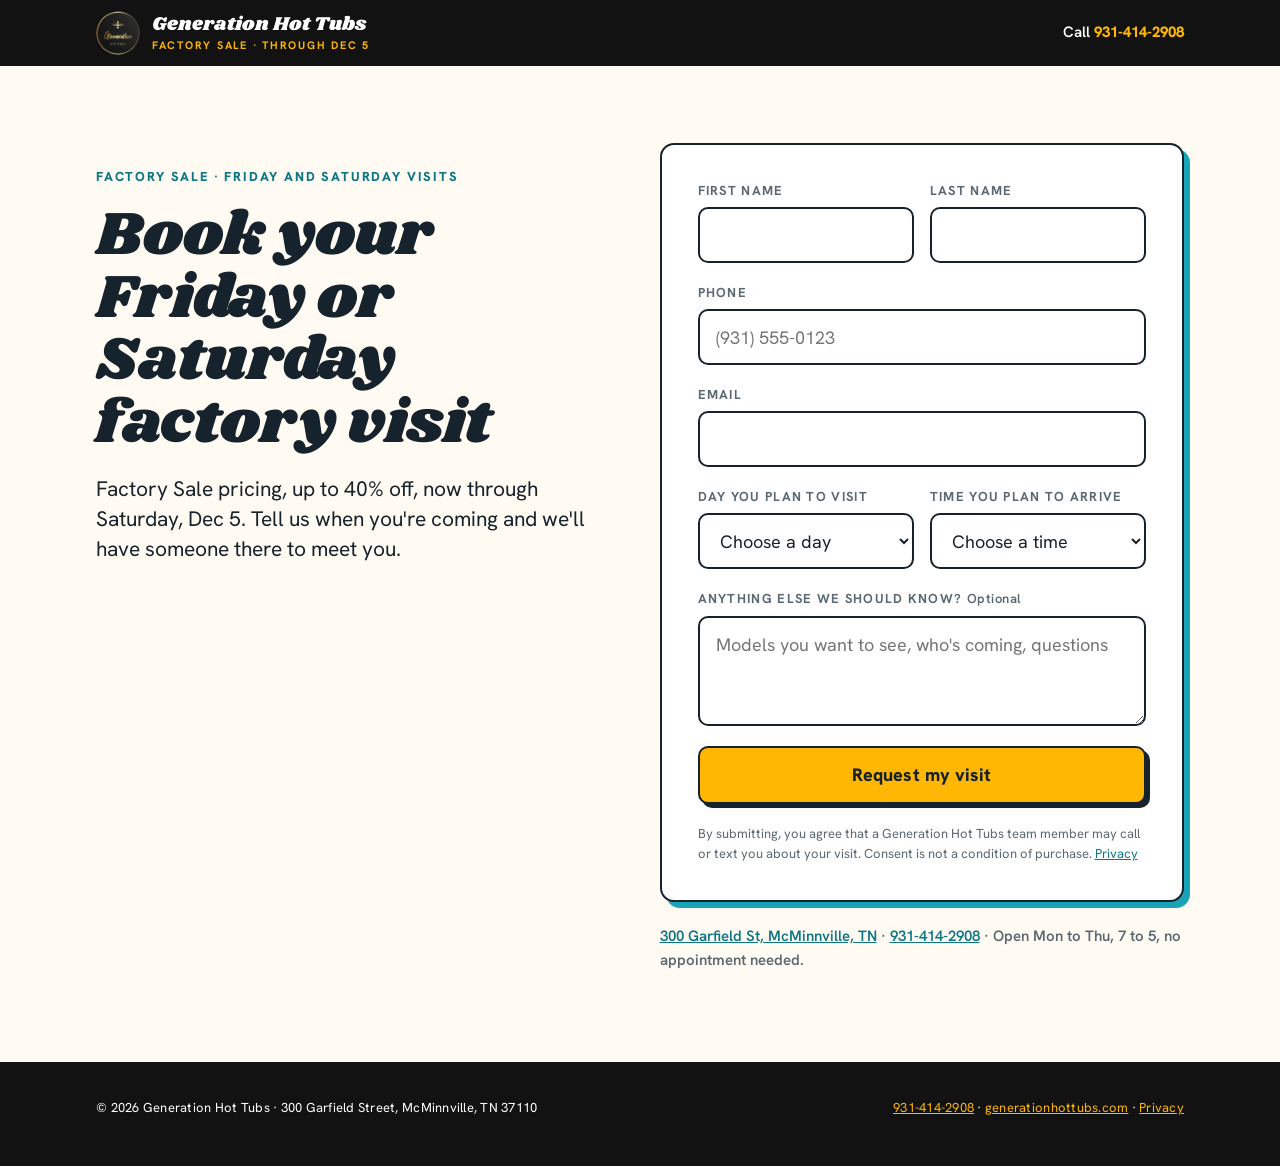
<file: appointment.html>
<!doctype html>
<html lang="en">
<head>
<meta charset="utf-8">
<meta name="viewport" content="width=device-width, initial-scale=1, viewport-fit=cover">
<title>Book a Friday or Saturday Factory Visit | Generation Hot Tubs</title>
<meta name="description" content="Book a Friday or Saturday visit to the Generation Hot Tubs factory in McMinnville, TN. Factory Sale pricing, up to 40% off, now through Saturday, December 5.">
<meta name="robots" content="noindex">
<link rel="icon" href="img/Generation-Hot-Tub-Logo-Circle.png">
<link rel="preconnect" href="https://fonts.googleapis.com">
<link rel="preconnect" href="https://fonts.gstatic.com" crossorigin>
<link rel="stylesheet" href="https://fonts.googleapis.com/css2?family=Shrikhand&family=Hanken+Grotesk:wght@400;500;600;700;800&display=swap">
<link rel="stylesheet" href="styles.css">
</head>
<body>

<header class="topbar">
  <div class="wrap">
    <a class="brand" href="index.html" aria-label="Back to the Factory Sale page">
      <img src="img/Generation-Hot-Tub-Logo-Circle.png" alt="">
      <span class="name">Generation Hot Tubs <small>Factory Sale &middot; Through Dec 5</small></span>
    </a>
    <div class="actions">
      <a class="phone" data-ght-href="phoneHref" href="tel:+19314142908">Call <b data-ght="phone">931-414-2908</b></a>
    </div>
  </div>
</header>

<main>
  <section class="appt-hero">
    <div class="wrap appt-grid">

      <div class="appt-copy">
        <p class="eyebrow">Factory Sale &middot; Friday and Saturday visits</p>
        <h1 class="h-display">Book your Friday or Saturday factory visit</h1>
        <p class="lede">Factory Sale pricing, up to 40% off, now through Saturday, Dec 5. Tell us when you're coming and we'll have someone there to meet you.</p>
      </div>

      <div class="appt-form">
        <form class="quick form" id="appt-form" data-next="appointment-thank-you.html" novalidate>
          <div class="grid-2">
            <div class="field" data-req>
              <label for="a-first">First name</label>
              <input id="a-first" name="first_name" type="text" autocomplete="given-name" required>
              <span class="err">Please add your first name.</span>
            </div>
            <div class="field" data-req>
              <label for="a-last">Last name</label>
              <input id="a-last" name="last_name" type="text" autocomplete="family-name" required>
              <span class="err">Please add your last name.</span>
            </div>
          </div>
          <div class="field" data-req>
            <label for="a-phone">Phone</label>
            <input id="a-phone" name="phone" type="tel" inputmode="tel" autocomplete="tel" placeholder="(931) 555-0123" required>
            <span class="err">Please enter a 10-digit phone number.</span>
          </div>
          <div class="field" data-req>
            <label for="a-email">Email</label>
            <input id="a-email" name="email" type="email" inputmode="email" autocomplete="email" required>
            <span class="err">Please enter a valid email.</span>
          </div>
          <div class="grid-2">
            <div class="field" data-req>
              <label for="a-date">Day you plan to visit</label>
              <select id="a-date" name="visit_date" required>
                <option value="">Choose a day</option>
                <option data-date="2026-11-20">Friday, Nov 20</option>
                <option data-date="2026-11-21">Saturday, Nov 21</option>
                <option data-date="2026-11-27">Friday, Nov 27</option>
                <option data-date="2026-11-28">Saturday, Nov 28</option>
                <option data-date="2026-12-04">Friday, Dec 4</option>
                <option data-date="2026-12-05">Saturday, Dec 5</option>
              </select>
              <span class="err">Please choose a day.</span>
            </div>
            <div class="field" data-req>
              <label for="a-time">Time you plan to arrive</label>
              <select id="a-time" name="visit_time" required>
                <option value="">Choose a time</option>
                <option data-hour="9">9:00 am</option>
                <option data-hour="10">10:00 am</option>
                <option data-hour="11">11:00 am</option>
                <option data-hour="12">12:00 pm</option>
                <option data-hour="13">1:00 pm</option>
                <option data-hour="14">2:00 pm</option>
                <option data-hour="15">3:00 pm</option>
                <option data-hour="16">4:00 pm</option>
              </select>
              <span class="err">Please choose a time.</span>
            </div>
          </div>
          <div class="field">
            <label for="a-notes">Anything else we should know? <span class="opt-tag">Optional</span></label>
            <textarea id="a-notes" name="notes" rows="3" placeholder="Models you want to see, who's coming, questions"></textarea>
          </div>
          <input class="hp" type="text" name="company_website" tabindex="-1" autocomplete="off" aria-hidden="true">
          <button class="btn btn-gold btn-block" type="submit">Request my visit</button>
          <p class="appt-error" id="appt-error" role="alert" hidden>Something went wrong and your request did not go through. Please call <a data-ght-href="phoneHref" href="tel:+19314142908" data-ght="phone">931-414-2908</a>.</p>
          <p class="form-note">By submitting, you agree that a Generation Hot Tubs team member may call or text you about your visit. Consent is not a condition of purchase. <a data-ght-href="privacyUrl" href="https://generationhottubs.com/privacy-notice/" target="_blank" rel="noopener">Privacy</a></p>
        </form>
        <p class="appt-under"><a data-ght-href="mapsUrl" href="https://www.google.com/maps/search/?api=1&query=300+Garfield+Street+McMinnville+TN+37110" target="_blank" rel="noopener">300 Garfield St, McMinnville, TN</a> &middot; <a data-ght-href="phoneHref" href="tel:+19314142908" data-ght="phone">931-414-2908</a> &middot; Open Mon to Thu, 7 to 5, no appointment needed.</p>
      </div>

    </div>
  </section>
</main>

<footer class="foot" style="padding-bottom:48px">
  <div class="wrap">
    <span>&copy; 2026 Generation Hot Tubs &middot; 300 Garfield Street, McMinnville, TN 37110</span>
    <span><a data-ght-href="phoneHref" href="tel:+19314142908" data-ght="phone">931-414-2908</a> &middot; <a data-ght-href="siteUrl" href="https://generationhottubs.com/" target="_blank" rel="noopener">generationhottubs.com</a> &middot; <a data-ght-href="privacyUrl" href="https://generationhottubs.com/privacy-notice/" target="_blank" rel="noopener">Privacy</a></span>
  </div>
</footer>

<script src="config.js"></script>
<script src="app.js"></script>
<script>
(function () {
  var C = window.GHT || {};
  var L = window.GHTLead;
  var form = document.getElementById("appt-form");
  var errBox = document.getElementById("appt-error");
  var btn = form.querySelector("button[type=submit]");

  // Drop days that have already passed (factory time), so nobody books yesterday.
  var today = new Intl.DateTimeFormat("en-CA", { timeZone: "America/Chicago" }).format(new Date());
  form.querySelectorAll("#a-date option[data-date]").forEach(function (o) {
    if (o.getAttribute("data-date") < today) o.remove();
  });

  form.addEventListener("submit", function (e) {
    e.preventDefault();
    if (form.elements.company_website.value) return; // spam bot
    errBox.hidden = true;
    if (!L.validate(form)) {
      var bad = form.querySelector("[aria-invalid=true]");
      if (bad) bad.focus();
      return;
    }
    var val = function (k) { return (form.elements[k].value || "").trim(); };
    var day = form.elements.visit_date.selectedOptions[0];
    var time = form.elements.visit_time.selectedOptions[0];
    var appt = {
      first_name: val("first_name"),
      last_name: val("last_name"),
      visit_date: val("visit_date"),
      visit_time: val("visit_time"),
      date_iso: day.getAttribute("data-date"),
      hour: time.getAttribute("data-hour")
    };
    var utm = L.utm();
    var payload = {
      first_name: appt.first_name,
      last_name: appt.last_name,
      full_name: appt.first_name + " " + appt.last_name,
      phone: "+1" + L.cleanPhone(val("phone")),
      email: val("email"),
      visit_date: appt.visit_date,
      visit_time: appt.visit_time,
      notes: val("notes"),
      form_name: "Factory Sale Fri/Sat Appointment",
      lead_source: "FS-Ext-Appt",
      tags: "FS-Ext-Appt",
      event: C.eventName || "",
      page_url: location.href.split("#")[0],
      submitted_at: new Date().toISOString()
    };
    ["utm_source", "utm_medium", "utm_campaign", "utm_content", "utm_term", "fbclid", "gclid", "ttclid"].forEach(function (k) {
      payload[k] = utm[k] || "";
    });

    btn.disabled = true; btn.textContent = "Sending…";
    var done = function () {
      try { localStorage.setItem("ght_appt", JSON.stringify(appt)); } catch (e) {}
      if (window.fbq) { try { fbq("track", "Schedule"); } catch (e) {} }
      location.href = form.getAttribute("data-next");
    };
    var fail = function () {
      btn.disabled = false; btn.textContent = "Request my visit";
      errBox.hidden = false;
    };
    if (!C.apptEndpoint) { done(); return; }
    var send = fetch(C.apptEndpoint, {
      method: "POST",
      headers: { "Content-Type": "application/json" },
      body: JSON.stringify(payload),
      keepalive: true
    }).then(function () { return "sent"; }, function () { return "failed"; });
    // A slow webhook never strands the visitor; keepalive finishes the send.
    var timeout = new Promise(function (r) { setTimeout(function () { r("slow"); }, 6000); });
    Promise.race([send, timeout]).then(function (r) { if (r === "failed") fail(); else done(); });
  });
})();
</script>
</body>
</html>
</file>
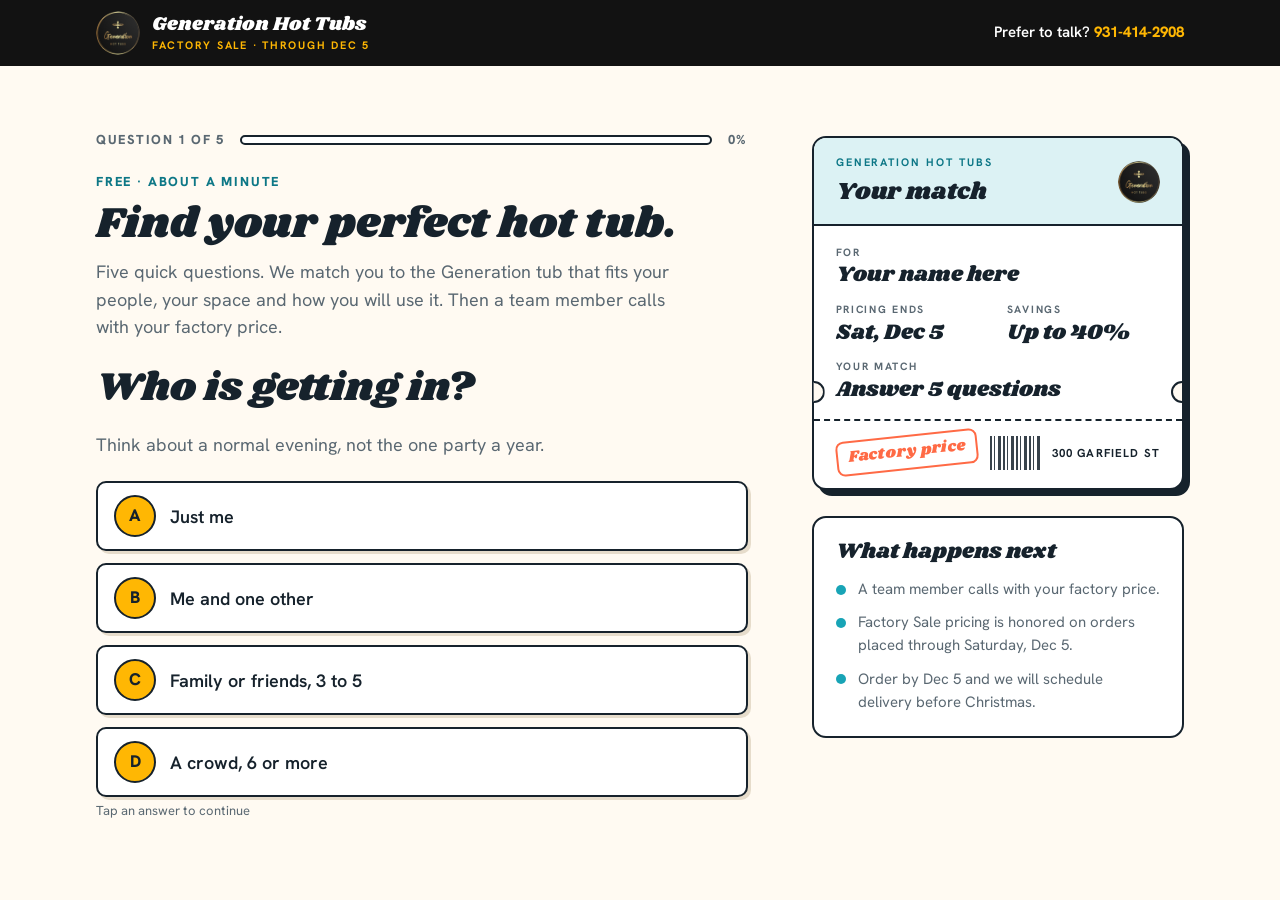
<file: quiz.html>
<!doctype html>
<html lang="en">
<head>
<meta charset="utf-8">
<meta name="viewport" content="width=device-width, initial-scale=1, viewport-fit=cover">
<title>Find Your Perfect Hot Tub | Generation Hot Tubs Factory Sale</title>
<meta name="description" content="Five questions, about a minute. Generation Hot Tubs matches you to the right tub, then a team member calls with your factory price. Factory Sale pricing runs through Saturday, December 5.">
<link rel="icon" href="img/Generation-Hot-Tub-Logo-Circle.png">
<link rel="preconnect" href="https://fonts.googleapis.com">
<link rel="preconnect" href="https://fonts.gstatic.com" crossorigin>
<link rel="stylesheet" href="https://fonts.googleapis.com/css2?family=Shrikhand&family=Hanken+Grotesk:wght@400;500;600;700;800&display=swap">
<link rel="stylesheet" href="styles.css">
</head>
<body class="quiz-page">

<header class="topbar">
  <div class="wrap">
    <a class="brand" href="index.html" aria-label="Back to the Factory Sale page">
      <img src="img/Generation-Hot-Tub-Logo-Circle.png" alt="">
      <span class="name">Generation Hot Tubs <small>Factory Sale &middot; Through Dec 5</small></span>
    </a>
    <div class="actions">
      <a class="phone" data-ght-href="phoneHref" href="tel:+19314142908">Prefer to talk? <b data-ght="phone">931-414-2908</b></a>
    </div>
  </div>
</header>

<main class="wrap quiz-layout">
  <section aria-live="polite">
    <div class="progress">
      <span id="step-label">Question 1 of 5</span>
      <span class="bar"><i id="bar"></i></span>
      <span id="pct">0%</span>
    </div>

    <!-- Intro (shown with question 1) -->
    <div id="intro" class="q" style="margin-top:22px;gap:10px">
      <p class="eyebrow">Free &middot; About a minute</p>
      <h1 class="h-section">Find your perfect hot tub.</h1>
      <p class="help">Five quick questions. We match you to the Generation tub that fits your people, your space and how you will use it. Then a team member calls with your factory price.</p>
    </div>

    <!-- Questions -->
    <div class="q" data-q="people" hidden>
      <h2>Who is getting in?</h2>
      <p class="help">Think about a normal evening, not the one party a year.</p>
      <div class="opts">
        <button class="opt" type="button" data-v="p1"><span class="key">A</span><span>Just me</span></button>
        <button class="opt" type="button" data-v="p2"><span class="key">B</span><span>Me and one other</span></button>
        <button class="opt" type="button" data-v="p3"><span class="key">C</span><span>Family or friends, 3 to 5</span></button>
        <button class="opt" type="button" data-v="p4"><span class="key">D</span><span>A crowd, 6 or more</span></button>
      </div>
    </div>

    <div class="q" data-q="purpose" hidden>
      <h2>What is it mostly for?</h2>
      <p class="help">Pick the one that is closest. This decides seat depth and jet layout.</p>
      <div class="opts">
        <button class="opt" type="button" data-v="r1"><span class="key">A</span><span>Unwinding at the end of the day</span></button>
        <button class="opt" type="button" data-v="r2"><span class="key">B</span><span>A sore back, stiff joints, recovery<small>Hydrotherapy seats and more jets</small></span></button>
        <button class="opt" type="button" data-v="r3"><span class="key">C</span><span>Time with family and friends</span></button>
        <button class="opt" type="button" data-v="r4"><span class="key">D</span><span>Swimming and exercise<small>That points to a swim spa</small></span></button>
      </div>
    </div>

    <div class="q" data-q="space" hidden>
      <h2>Where will it live?</h2>
      <p class="help">Our tubs run from 77 inches square to 92 inches square. Rough is fine.</p>
      <div class="opts">
        <button class="opt" type="button" data-v="s1"><span class="key">A</span><span>A small patio or deck</span></button>
        <button class="opt" type="button" data-v="s2"><span class="key">B</span><span>An average backyard</span></button>
        <button class="opt" type="button" data-v="s3"><span class="key">C</span><span>Plenty of room</span></button>
        <button class="opt" type="button" data-v="s4"><span class="key">D</span><span>Not sure yet, I need help with placement</span></button>
      </div>
    </div>

    <div class="q" data-q="features" hidden>
      <h2>What matters most to you?</h2>
      <p class="help">This picks between the Classic and Signature series.</p>
      <div class="opts">
        <button class="opt" type="button" data-v="f1"><span class="key">A</span><span>Maximum jets and massage</span></button>
        <button class="opt" type="button" data-v="f2"><span class="key">B</span><span>Simple, reliable, easy to maintain</span></button>
        <button class="opt" type="button" data-v="f3"><span class="key">C</span><span>Lights, the waterfall, the extras</span></button>
        <button class="opt" type="button" data-v="f4"><span class="key">D</span><span>The lowest price that still lasts</span></button>
      </div>
    </div>

    <div class="q" data-q="timing" hidden>
      <h2>When do you want to be soaking?</h2>
      <p class="help">Honest answer. It only changes how we follow up.</p>
      <div class="opts">
        <button class="opt" type="button" data-v="t1"><span class="key">A</span><span>As soon as possible</span></button>
        <button class="opt" type="button" data-v="t2"><span class="key">B</span><span>Before Christmas</span></button>
        <button class="opt" type="button" data-v="t3"><span class="key">C</span><span>Sometime this winter</span></button>
        <button class="opt" type="button" data-v="t4"><span class="key">D</span><span>Just looking right now</span></button>
      </div>
    </div>

    <!-- Contact step -->
    <form class="q" id="contact" data-lead-form="quiz" data-next="thank-you.html" novalidate hidden>
      <div>
        <p class="eyebrow">Last step</p>
        <h2>Who should we call with your factory price?</h2>
        <p class="help" style="margin-top:10px">Your match shows on the next screen. A team member will call with factory pricing on it and answer any questions.</p>
      </div>
      <div class="form">
        <div class="grid-2">
          <div class="field" data-req>
            <label for="first_name">First name</label>
            <input id="first_name" name="first_name" type="text" autocomplete="given-name" required>
            <span class="err">Please add your first name.</span>
          </div>
          <div class="field" data-req>
            <label for="last_name">Last name</label>
            <input id="last_name" name="last_name" type="text" autocomplete="family-name" required>
            <span class="err">Please add your last name.</span>
          </div>
        </div>
        <div class="grid-2">
          <div class="field" data-req>
            <label for="phone">Phone number</label>
            <input id="phone" name="phone" type="tel" inputmode="tel" autocomplete="tel" placeholder="(931) 555-0123" required>
            <span class="err">Please enter a 10-digit phone number.</span>
          </div>
          <div class="field" data-req>
            <label for="email">Email</label>
            <input id="email" name="email" type="email" inputmode="email" autocomplete="email" required>
            <span class="err">Please enter a valid email.</span>
          </div>
        </div>
        <div class="grid-2">
          <div class="field">
            <label for="zip">ZIP code</label>
            <input id="zip" name="zip" type="text" inputmode="numeric" autocomplete="postal-code" maxlength="5" placeholder="37110">
          </div>
          <div class="field">
            <label for="pay">How would you like to pay?</label>
            <select id="pay" name="payment_preference">
              <option value="financing">Monthly, with financing</option>
              <option value="full">Pay in full</option>
              <option value="unsure" selected>Not sure yet</option>
            </select>
          </div>
        </div>
        <label class="consent">
          <input type="checkbox" name="email_consent" id="consent">
          <span>A team member from Generation Hot Tubs may call me with factory pricing and email me sale updates. Consent is not a condition of purchase. Unsubscribe any time. <a data-ght-href="privacyUrl" href="https://generationhottubs.com/privacy-notice/" target="_blank" rel="noopener">Privacy notice</a>.</span>
        </label>
        <input type="hidden" name="source" value="perfect-hot-tub-quiz">
        <button class="btn btn-gold btn-block" type="submit">Show my match &amp; get my price</button>
        <p class="form-note">Your info stays with Generation Hot Tubs. No lists, no resale.</p>
      </div>
    </form>

    <div class="q-nav">
      <button class="linkbtn" type="button" id="back" hidden>&larr; Back</button>
      <span class="form-note" id="hint">Tap an answer to continue</span>
    </div>
  </section>

  <aside class="quiz-side">
    <div class="ticket flat" aria-hidden="true">
      <div class="t-head">
        <span class="lbl">Generation Hot Tubs <b>Your match</b></span>
        <img src="img/Generation-Hot-Tub-Logo-Circle.png" alt="">
      </div>
      <div class="t-body">
        <div class="f wide"><span class="l">For</span><span class="v" id="t-name">Your name here</span></div>
        <div class="f"><span class="l">Pricing ends</span><span class="v">Sat, Dec 5</span></div>
        <div class="f"><span class="l">Savings</span><span class="v">Up to 40%</span></div>
        <div class="f wide"><span class="l">Your match</span><span class="v" id="t-match">Answer 5 questions</span></div>
      </div>
      <div class="t-foot">
        <span class="stamp">Factory price</span>
        <span class="barcode"></span>
        <span>300 Garfield St</span>
      </div>
    </div>
    <div class="side-card">
      <h3>What happens next</h3>
      <ul>
        <li>A team member calls with your factory price.</li>
        <li>Factory Sale pricing is honored on orders placed through Saturday, Dec 5.</li>
        <li>Order by Dec 5 and we will schedule delivery before Christmas.</li>
      </ul>
    </div>
  </aside>
</main>

<script src="config.js"></script>
<script src="app.js"></script>
<script>
(function () {
  var order = ["people", "purpose", "space", "features", "timing"];
  var answers = {};
  var step = 0; // 0..4 questions, 5 = contact
  var qs = {};
  order.forEach(function (k) { qs[k] = document.querySelector('[data-q="' + k + '"]'); });
  var intro = document.getElementById("intro");
  var contact = document.getElementById("contact");
  var back = document.getElementById("back");
  var hint = document.getElementById("hint");
  var bar = document.getElementById("bar");
  var pct = document.getElementById("pct");
  var label = document.getElementById("step-label");
  var tMatch = document.getElementById("t-match");
  var tName = document.getElementById("t-name");

  window.GHTQuizAnswers = function () { return answers; };

  function render() {
    order.forEach(function (k, i) { qs[k].hidden = (i !== step); });
    intro.hidden = step !== 0;
    contact.hidden = step !== 5;
    back.hidden = step === 0;
    hint.hidden = step === 5;
    var done = Math.min(step, 5);
    bar.style.width = (done / 5 * 100) + "%";
    pct.textContent = Math.round(done / 5 * 100) + "%";
    label.textContent = step < 5 ? "Question " + (step + 1) + " of 5" : "Last step";
    if (step >= 3 && window.GHTLead) tMatch.textContent = window.GHTLead.match(answers).name;
    if (step === 5) { var f = contact.querySelector("input"); if (f) f.focus(); }
    window.scrollTo({ top: 0, behavior: "smooth" });
  }

  document.querySelectorAll(".opt").forEach(function (btn) {
    btn.addEventListener("click", function () {
      var key = btn.closest("[data-q]").getAttribute("data-q");
      answers[key] = btn.getAttribute("data-v");
      btn.parentElement.querySelectorAll(".opt").forEach(function (b) { b.setAttribute("aria-pressed", b === btn ? "true" : "false"); });
      setTimeout(function () { step = Math.min(step + 1, 5); render(); }, 160);
    });
  });
  back.addEventListener("click", function () { step = Math.max(step - 1, 0); render(); });

  // Letter keys A to D answer the visible question
  document.addEventListener("keydown", function (e) {
    if (step > 4 || e.metaKey || e.ctrlKey || e.altKey) return;
    var i = "abcd".indexOf(e.key.toLowerCase());
    if (i < 0) return;
    var opt = qs[order[step]].querySelectorAll(".opt")[i];
    if (opt) opt.click();
  });

  document.getElementById("first_name").addEventListener("input", function (e) {
    tName.textContent = e.target.value.trim() || "Your name here";
  });

  render();
})();
</script>
</body>
</html>
</file>
<file: styles.css>
/* ============================================================
   Generation Hot Tubs Factory Sale
   Layout concept: a sunny backyard-pool poster. Warm white page,
   pool-water aqua bands, a marigold button with a hard offset shadow,
   a coral stamp, and one fat bouncy display face carrying the dates.
   Header and footer are the only black on the page.
   ============================================================ */
:root {
  color-scheme: light;
  /* Color */
  --bg: #fffaf2;          /* warm white page */
  --surface: var(--bg);   /* what the ticket notches cut through */
  --white: #ffffff;
  --aqua-light: #dcf2f4;  /* pool-water band */
  --sun-light: #fff1c6;   /* soft sun band */
  --ink: #16222c;         /* text */
  --muted: #5a6872;       /* secondary text */
  --line: #e6dccb;        /* rules and borders */
  --aqua: #18a4b6;        /* water accent */
  --aqua-deep: #0d7786;   /* water accent for text and links */
  --sun: #ffb703;         /* call-to-action marigold */
  --sun-hover: #ffc633;
  --coral: #ff6a45;       /* stamp and small pops */
  --orange: #ff7a1a;      /* the 40% off sunburst */
  --black: #121212;       /* header, footer, mobile bar */
  --on-black: #ffffff;
  --paper: #ffffff;       /* the pass */
  --paper-ink: #16222c;
  /* Type */
  --display: "Shrikhand", "Cooper Black", "Arial Rounded MT Bold", Georgia, serif;
  --body: "Hanken Grotesk", "Helvetica Neue", Arial, sans-serif;
  /* Scale */
  --t-xs: 0.8125rem;
  --t-sm: 0.9375rem;
  --t-md: 1.125rem;
  --t-lg: 1.3125rem;
  --t-xl: clamp(1.9rem, 3.4vw, 2.7rem);
  --t-2xl: clamp(2.3rem, 4.8vw, 3.9rem);
  --gutter-l: max(16px, env(safe-area-inset-left, 0px));
  --gutter-r: max(16px, env(safe-area-inset-right, 0px));
  --radius: 14px;
  --radius-sm: 10px;
  --shadow-hard: 4px 4px 0 var(--ink);
  --shadow-soft: 0 14px 34px -22px rgba(22, 34, 44, 0.35);
}

* { box-sizing: border-box; }
[hidden] { display: none !important; }
html { -webkit-text-size-adjust: 100%; scroll-behavior: smooth; }
@media (prefers-reduced-motion: reduce) { html { scroll-behavior: auto; } * { transition: none !important; } .burst { animation: none; } }
body {
  margin: 0;
  background: var(--bg);
  color: var(--ink);
  font-family: var(--body);
  font-size: var(--t-md);
  line-height: 1.55;
  overflow-x: hidden;
}
img { max-width: 100%; height: auto; display: block; }
a { color: var(--aqua-deep); }
h1, h2, h3, h4 { margin: 0; text-wrap: balance; }
p { margin: 0; }
button { font: inherit; }
:focus-visible { outline: 3px solid var(--aqua); outline-offset: 3px; }

.wrap {
  max-width: 1120px;
  margin-inline: auto;
  padding-left: var(--gutter-l);
  padding-right: var(--gutter-r);
}
.band { padding-block: clamp(56px, 8vw, 104px); }
.band + .band { border-top: 1px solid var(--line); }
.band-aqua { background: var(--aqua-light); --surface: var(--aqua-light); border-top: 0 !important; }
.band-sun { background: var(--sun-light); --surface: var(--sun-light); border-top: 0 !important; }
.band-aqua + .band, .band-sun + .band { border-top: 0; }

/* Type roles */
.eyebrow {
  font-family: var(--body);
  font-weight: 800;
  font-size: var(--t-xs);
  letter-spacing: 0.14em;
  text-transform: uppercase;
  color: var(--aqua-deep);
}
.h-display {
  font-family: var(--display);
  font-weight: 400;
  line-height: 1.02;
  font-size: var(--t-2xl);
}
.h-section {
  font-family: var(--display);
  font-weight: 400;
  line-height: 1.05;
  font-size: var(--t-xl);
}
.h-sub { font-family: var(--body); font-weight: 800; font-size: 1.35rem; line-height: 1.15; letter-spacing: -0.01em; }
.lede { font-size: var(--t-lg); line-height: 1.45; max-width: 36rem; }
.muted { color: var(--muted); }
.measure { max-width: 38rem; }
.ital { font-style: italic; }
.label {
  font-family: var(--body); font-weight: 700; font-size: var(--t-xs);
  letter-spacing: 0.12em; text-transform: uppercase; color: var(--muted);
}

/* Buttons */
.btn {
  display: inline-flex;
  align-items: center;
  justify-content: center;
  gap: 0.6em;
  min-height: 58px;
  padding: 0.7em 1.5em;
  border-radius: var(--radius-sm);
  border: 2px solid var(--ink);
  font-family: var(--body);
  font-weight: 800;
  font-size: 1.125rem;
  letter-spacing: 0.005em;
  text-decoration: none;
  cursor: pointer;
  line-height: 1.1;
  color: var(--ink);
  background: var(--white);
  box-shadow: var(--shadow-hard);
  transition: transform 120ms ease, box-shadow 120ms ease, background-color 120ms ease;
}
.btn:hover { transform: translate(-1px, -1px); box-shadow: 5px 5px 0 var(--ink); }
.btn:active { transform: translate(2px, 2px); box-shadow: 2px 2px 0 var(--ink); }
.btn-gold { background: var(--sun); }
.btn-gold:hover { background: var(--sun-hover); }
.btn-ghost { background: var(--white); }
.btn-paper { background: var(--ink); color: var(--white); }
.btn-paper:hover { background: #22323f; }
.btn-block { width: 100%; }
.btn-sm { min-height: 44px; font-size: 1rem; padding: 0.45em 1em; box-shadow: 3px 3px 0 var(--ink); }
.btn-sm:hover { box-shadow: 4px 4px 0 var(--ink); }
.btn .arrow { font-weight: 800; }
.cta-note { font-size: var(--t-sm); color: var(--muted); margin-top: 12px; }

/* Top bar (black) */
.topbar {
  position: sticky;
  top: env(safe-area-inset-top, 0px);
  z-index: 20;
  background: var(--black);
  color: var(--on-black);
}
.topbar .wrap {
  display: flex;
  align-items: center;
  justify-content: space-between;
  gap: 16px;
  min-height: 66px;
}
.brand { display: flex; align-items: center; gap: 12px; text-decoration: none; color: var(--on-black); }
.brand img { width: 44px; height: 44px; border-radius: 50%; }
.brand .name { font-family: var(--display); font-weight: 400; font-size: 1.2rem; line-height: 1; white-space: nowrap; }
.brand .name small { display: block; font-family: var(--body); font-weight: 700; font-size: 0.68rem; letter-spacing: 0.16em; text-transform: uppercase; color: var(--sun); margin-top: 5px; }
.topbar .phone { font-weight: 600; font-size: var(--t-sm); color: var(--on-black); text-decoration: none; white-space: nowrap; }
.topbar .phone b { color: var(--sun); font-weight: 800; }
.topbar .actions { display: flex; align-items: center; gap: 16px; }
.topbar .btn-sm { border-color: var(--sun); box-shadow: 3px 3px 0 var(--sun); }
.topbar .btn-sm:hover { box-shadow: 4px 4px 0 var(--sun); }
@media (max-width: 720px) { .topbar .btn-sm { display: none; } }
@media (max-width: 520px) {
  .topbar .wrap { gap: 8px; }
  .brand { gap: 8px; }
  .brand img { width: 36px; height: 36px; }
  .brand .name { font-size: 0.95rem; }
  .brand .name small { display: none; }
  .topbar .phone { font-size: 0.78rem; }
  .mobilebar .btn { font-size: 1rem; }
}

/* Hero */
.hero {
  position: relative;
  isolation: isolate;
  overflow: hidden;
  padding-block: clamp(40px, 7vw, 96px) clamp(40px, 6vw, 72px);
}
.hero-bg {
  position: absolute; inset: 0; z-index: -1;
  background-image: url("img/Product-Classic-BG-1.webp");
  background-size: cover;
  background-position: center;
  opacity: 0.9;
  -webkit-mask-image: linear-gradient(90deg, transparent 38%, #000 80%);
  mask-image: linear-gradient(90deg, transparent 38%, #000 80%);
}
.hero-bg::after {
  content: ""; position: absolute; inset: 0;
  background: linear-gradient(180deg, rgba(255,250,242,0.1), rgba(255,250,242,0.55));
}
@media (max-width: 880px) {
  .hero-bg { -webkit-mask-image: linear-gradient(180deg, transparent 55%, #000 100%); mask-image: linear-gradient(180deg, transparent 55%, #000 100%); }
}
.bubbles { position: absolute; inset: 0; z-index: -1; pointer-events: none; overflow: hidden; }
.bubbles i {
  position: absolute; border-radius: 50%;
  background: radial-gradient(circle at 35% 35%, rgba(255,255,255,0.9), rgba(24,164,182,0.18) 60%, rgba(24,164,182,0.05));
  border: 1px solid rgba(24,164,182,0.25);
}
.bubbles i:nth-child(1) { width: 140px; height: 140px; left: 52%; top: 8%; }
.bubbles i:nth-child(2) { width: 54px; height: 54px; left: 63%; top: 34%; }
.bubbles i:nth-child(3) { width: 90px; height: 90px; left: 70%; top: 58%; }
.bubbles i:nth-child(4) { width: 32px; height: 32px; left: 58%; top: 70%; }
@media (max-width: 880px) { .bubbles i:nth-child(1) { left: 72%; top: 4%; width: 90px; height: 90px; } .bubbles i:nth-child(2) { left: 88%; top: 20%; } .bubbles i:nth-child(3), .bubbles i:nth-child(4) { display: none; } }
.hero-grid { display: grid; gap: 28px; }
.dates { display: flex; align-items: flex-end; gap: clamp(8px, 2.5vw, 28px); margin-top: 6px; }
.dates .mon {
  font-family: var(--body);
  font-weight: 800;
  text-transform: uppercase;
  font-size: clamp(1.1rem, 3vw, 1.8rem);
  letter-spacing: 0.14em;
  color: var(--aqua-deep);
  writing-mode: vertical-rl;
  transform: rotate(180deg);
  line-height: 1;
  padding-bottom: 10px;
}
.dates .d { display: grid; justify-items: start; }
.dates .num {
  font-family: var(--display);
  font-weight: 400;
  font-size: clamp(6rem, 21vw, 14rem);
  line-height: 0.9;
  color: var(--ink);
  font-variant-numeric: tabular-nums;
  padding-right: 0.08em;
}
.dates .dow {
  font-family: var(--body);
  font-weight: 800;
  font-size: var(--t-xs);
  letter-spacing: 0.16em;
  text-transform: uppercase;
  color: var(--aqua-deep);
  margin-top: 8px;
}
.dates .sep { font-family: var(--display); font-size: clamp(3rem, 10vw, 7rem); color: var(--sun); line-height: 0.9; padding-bottom: 0.75em; -webkit-text-stroke: 1px var(--ink); }
.hero-copy { display: grid; gap: 18px; max-width: 44rem; }

/* "Up to 40% off" sunburst. Desktop: beside the dates, over the tub photo.
   Phone: top right, beside the eyebrow, since the dates fill the width. */
.hero-grid { grid-template-columns: auto minmax(0, 1fr); grid-template-areas: "eyebrow eyebrow" "dates burst" "copy copy"; }
.hero-grid > .eyebrow { grid-area: eyebrow; }
.hero-grid > .dates { grid-area: dates; }
.hero-grid > .hero-copy { grid-area: copy; }
.burst {
  --burst: polygon(50.0% 0.0%, 56.4% 9.5%, 65.5% 2.4%, 68.6% 13.5%, 79.4% 9.5%, 79.0% 21.0%, 90.5% 20.6%, 86.5% 31.4%, 97.6% 34.5%, 90.5% 43.6%, 100.0% 50.0%, 90.5% 56.4%, 97.6% 65.5%, 86.5% 68.6%, 90.5% 79.4%, 79.0% 79.0%, 79.4% 90.5%, 68.6% 86.5%, 65.5% 97.6%, 56.4% 90.5%, 50.0% 100.0%, 43.6% 90.5%, 34.5% 97.6%, 31.4% 86.5%, 20.6% 90.5%, 21.0% 79.0%, 9.5% 79.4%, 13.5% 68.6%, 2.4% 65.5%, 9.5% 56.4%, 0.0% 50.0%, 9.5% 43.6%, 2.4% 34.5%, 13.5% 31.4%, 9.5% 20.6%, 21.0% 21.0%, 20.6% 9.5%, 31.4% 13.5%, 34.5% 2.4%, 43.6% 9.5%);
  grid-area: burst; align-self: center; justify-self: start;
  margin-left: clamp(24px, 5vw, 72px);
  position: relative; isolation: isolate;
  width: clamp(150px, 19vw, 220px); aspect-ratio: 1;
  display: grid; place-content: center; justify-items: center; text-align: center;
  color: var(--ink); line-height: 1;
  transform: rotate(-9deg);
  filter: drop-shadow(6px 6px 0 var(--aqua));
  animation: burst-in 0.6s cubic-bezier(0.2, 1.4, 0.4, 1) 0.2s both;
}
.burst::before, .burst::after { content: ""; position: absolute; clip-path: var(--burst); z-index: -1; }
.burst::before { inset: -3px; background: var(--ink); }
.burst::after { inset: 0; background: radial-gradient(circle at 40% 35%, #ffa04d, var(--orange) 70%); }
.burst .pre, .burst .post { font-family: var(--body); font-weight: 800; text-transform: uppercase; letter-spacing: 0.12em; font-size: clamp(0.8rem, 1.3vw, 1rem); }
.burst .big { font-family: var(--display); font-weight: 400; font-size: clamp(2.6rem, 5.2vw, 4.1rem); line-height: 0.95; margin: 2px 0 0; }
.burst .post { font-family: var(--display); font-weight: 400; letter-spacing: 0.02em; text-transform: none; font-size: clamp(1.3rem, 2.4vw, 1.9rem); line-height: 0.9; }
@keyframes burst-in { from { transform: rotate(-40deg) scale(0.4); opacity: 0; } to { transform: rotate(-9deg) scale(1); opacity: 1; } }
@media (max-width: 880px) {
  .hero-grid { grid-template-columns: minmax(0, 1fr) auto; grid-template-areas: "eyebrow burst" "dates dates" "copy copy"; }
  .hero-grid > .eyebrow { align-self: center; }
  .burst { margin: -10px 4px -18px 8px; width: 118px; }
  .burst .pre { font-size: 0.66rem; }
  .burst .big { font-size: 2.15rem; }
  .burst .post { font-size: 1.05rem; }
  .bubbles i:nth-child(1), .bubbles i:nth-child(2) { display: none; }
}
.cta-row { display: flex; flex-wrap: wrap; gap: 16px; align-items: center; }
.trust {
  display: flex; flex-wrap: wrap; gap: 10px 26px;
  margin-top: 14px; padding-top: 18px;
  border-top: 1px solid var(--line);
  font-weight: 700; font-size: var(--t-xs); letter-spacing: 0.08em; text-transform: uppercase; color: var(--muted);
}
.trust a { color: inherit; text-decoration-color: var(--aqua); text-underline-offset: 3px; }
.trust span::before { content: ""; display: inline-block; width: 9px; height: 9px; border-radius: 50%; background: var(--aqua); margin-right: 9px; vertical-align: 0; }

/* Countdown strip */
.count { background: var(--sun); color: var(--ink); border-top: 2px solid var(--ink); border-bottom: 2px solid var(--ink); }
.count .wrap {
  display: flex; flex-wrap: wrap; align-items: center; justify-content: space-between;
  gap: 10px 24px; min-height: 66px; padding-block: 12px;
  font-weight: 800; font-size: var(--t-sm); letter-spacing: 0.06em; text-transform: uppercase;
}
.count .timer { display: flex; gap: 18px; font-variant-numeric: tabular-nums; }
.count a { color: inherit; text-underline-offset: 3px; white-space: nowrap; }
.count .timer b { font-family: var(--display); font-weight: 400; font-size: 1.9rem; line-height: 1; margin-right: 6px; }

/* Section header pattern */
.sec-head { display: grid; gap: 14px; margin-bottom: clamp(28px, 4vw, 48px); max-width: 48rem; }

/* Pass benefits */
.benefits { display: grid; grid-template-columns: repeat(3, minmax(0, 1fr)); gap: 16px; }
.benefit { background: var(--white); border: 2px solid var(--ink); border-radius: var(--radius); padding: 22px 22px 24px; display: grid; gap: 10px; align-content: start; min-width: 0; box-shadow: var(--shadow-hard); }
.benefit .k { width: 34px; height: 34px; border-radius: 50%; background: var(--aqua); color: var(--white); display: grid; place-items: center; font-weight: 800; font-size: 0.85rem; }
.benefit h3 { font-family: var(--body); font-weight: 800; font-size: 1.3rem; line-height: 1.15; }
@media (max-width: 760px) { .benefits { grid-template-columns: 1fr; } }
/* Offer section: benefits stacked beside the "Get my factory price" form */
.benefits.stack { grid-template-columns: 1fr; }
.benefits.stack .benefit { grid-template-columns: 34px minmax(0, 1fr); column-gap: 16px; row-gap: 6px; padding: 18px 20px; }
.benefits.stack .benefit .k { grid-row: 1 / span 2; }
.benefits.stack .benefit h3, .benefits.stack .benefit p { grid-column: 2; }
.offer-grid { align-items: start; }
.offer-side { display: grid; gap: 20px; min-width: 0; scroll-margin-top: 92px; }
.visit-cta { display: flex; flex-wrap: wrap; align-items: center; justify-content: space-between; gap: 12px 18px; font-size: var(--t-sm); font-weight: 600; }
.visit-cta p { flex: 1 1 14rem; }
.tub .price a { color: inherit; text-decoration-color: var(--aqua); text-underline-offset: 3px; }
.offer-grid { display: grid; grid-template-columns: minmax(0, 1.1fr) minmax(0, 0.9fr); gap: clamp(28px, 5vw, 64px); align-items: center; }
@media (max-width: 880px) { .offer-grid { grid-template-columns: 1fr; } }

/* The Factory Pass (ticket) */
.ticket {
  --notch: 18px;
  position: relative;
  background: var(--paper);
  color: var(--paper-ink);
  max-width: 460px;
  width: 100%;
  margin-inline: auto;
  border: 2px solid var(--ink);
  border-radius: var(--radius);
  box-shadow: 6px 6px 0 var(--ink);
  transform: rotate(-1.5deg);
}
.ticket.flat { transform: none; }
.ticket::before, .ticket::after {
  content: ""; position: absolute; left: calc(var(--notch) * -0.5 - 2px); width: var(--notch); height: var(--notch);
  background: var(--surface); border: 2px solid var(--ink); border-radius: 50%; top: calc(72% - var(--notch) / 2);
  clip-path: inset(0 0 0 50%);
}
.ticket::after { left: auto; right: calc(var(--notch) * -0.5 - 2px); clip-path: inset(0 50% 0 0); }
.ticket .t-head { display: flex; justify-content: space-between; align-items: center; padding: 16px 22px 14px; border-bottom: 2px solid var(--ink); background: var(--aqua-light); border-radius: 12px 12px 0 0; }
.ticket .t-head img { width: 42px; height: 42px; border-radius: 50%; }
.ticket .t-head .lbl { font-weight: 700; font-size: 0.68rem; letter-spacing: 0.18em; text-transform: uppercase; color: var(--aqua-deep); }
.ticket .t-head .lbl b { display: block; font-family: var(--display); font-weight: 400; font-size: 1.5rem; letter-spacing: 0; text-transform: none; color: var(--paper-ink); margin-top: 2px; }
.ticket .t-body { padding: 18px 22px; display: grid; grid-template-columns: 1fr 1fr; gap: 14px 18px; }
.ticket .f { display: grid; gap: 3px; min-width: 0; }
.ticket .f .l { font-weight: 700; font-size: 0.66rem; letter-spacing: 0.16em; text-transform: uppercase; color: var(--muted); }
.ticket .f .v { font-family: var(--display); font-weight: 400; font-size: 1.35rem; line-height: 1.1; overflow-wrap: anywhere; }
.ticket .f .v.sm { font-family: var(--body); font-size: 0.95rem; font-weight: 700; line-height: 1.35; }
.ticket .f.wide { grid-column: 1 / -1; }
.ticket .t-foot { border-top: 2px dashed var(--ink); padding: 14px 22px 18px; display: flex; justify-content: space-between; align-items: center; gap: 12px; font-weight: 700; font-size: 0.72rem; letter-spacing: 0.1em; text-transform: uppercase; }
.ticket .stamp {
  font-family: var(--display); font-weight: 400; font-size: 1rem; letter-spacing: 0.02em; text-transform: none;
  color: var(--coral); border: 2px solid var(--coral); padding: 3px 10px; border-radius: 8px; transform: rotate(-6deg);
}
.ticket .barcode { height: 34px; flex: 1; max-width: 140px;
  background: repeating-linear-gradient(90deg, var(--ink) 0 2px, transparent 2px 4px, var(--ink) 4px 5px, transparent 5px 8px, var(--ink) 8px 11px, transparent 11px 13px);
  opacity: 0.85; }

/* Factory section */
.split { display: grid; grid-template-columns: minmax(0, 1fr) minmax(0, 1fr); gap: clamp(28px, 5vw, 72px); align-items: center; }
@media (max-width: 880px) { .split { grid-template-columns: 1fr; } }
.photo { position: relative; transform: rotate(1.2deg); }
.photo img { width: 100%; border: 2px solid var(--ink); border-radius: var(--radius); box-shadow: 6px 6px 0 var(--aqua); }
.photo .cap { position: absolute; left: 14px; bottom: -14px; background: var(--sun); color: var(--ink); font-weight: 800; font-size: var(--t-xs); letter-spacing: 0.08em; text-transform: uppercase; padding: 8px 14px; border: 2px solid var(--ink); border-radius: 999px; transform: rotate(-2deg); }
.points { display: grid; gap: 18px; margin: 0; padding: 0; list-style: none; }
.points li { display: grid; grid-template-columns: 34px 1fr; gap: 14px; align-items: start; }
.points li .mark { width: 34px; height: 34px; border-radius: 50%; background: var(--sun); border: 2px solid var(--ink); display: grid; place-items: center; font-weight: 800; font-size: 0.9rem; color: var(--ink); }
.points li b { display: block; font-weight: 800; font-size: 1.2rem; line-height: 1.15; margin-bottom: 4px; }

/* Lineup */
.lineup { display: grid; grid-template-columns: repeat(3, minmax(0, 1fr)); gap: 20px; }
@media (max-width: 880px) { .lineup { grid-template-columns: 1fr; } }
.tub { background: var(--white); border: 2px solid var(--ink); border-radius: var(--radius); display: grid; grid-template-rows: auto 1fr; min-width: 0; overflow: hidden; box-shadow: var(--shadow-soft); transition: transform 150ms ease; }
.tub:hover { transform: translateY(-3px); }
.tub .shot { background: var(--aqua-light); aspect-ratio: 4 / 3; max-width: 100%; display: grid; place-items: center; overflow: hidden; border-bottom: 2px solid var(--ink); }
.tub .shot img { width: 72%; height: auto; mix-blend-mode: multiply; }
.tub .body { padding: 20px 22px 24px; display: grid; gap: 10px; align-content: start; }
.tub .who { font-weight: 800; font-size: var(--t-xs); letter-spacing: 0.14em; text-transform: uppercase; color: var(--aqua-deep); }
.tub h3 { font-family: var(--display); font-weight: 400; font-size: 1.55rem; line-height: 1.1; }
.tub .spec { font-size: var(--t-sm); color: var(--muted); line-height: 1.55; }
.tub .price { margin-top: 6px; padding-top: 12px; border-top: 2px dashed var(--line); font-size: var(--t-sm); font-weight: 600; }
.tub .price b { color: var(--aqua-deep); font-weight: 800; }
.lineup-foot { margin-top: 24px; display: flex; flex-wrap: wrap; align-items: center; justify-content: space-between; gap: 14px; font-size: var(--t-sm); color: var(--muted); }

/* Quotes */
.quotes { display: grid; grid-template-columns: repeat(3, minmax(0, 1fr)); gap: 20px; }
@media (max-width: 880px) { .quotes { grid-template-columns: 1fr; } }
.quote { display: grid; gap: 14px; background: var(--white); border: 2px solid var(--ink); border-radius: var(--radius); padding: 22px; min-width: 0; margin: 0; position: relative; }
.quote::before { content: "\201C"; position: absolute; top: -22px; left: 16px; font-family: var(--display); font-size: 3.4rem; line-height: 1; color: var(--sun); -webkit-text-stroke: 1px var(--ink); }
.quote p { font-size: var(--t-md); line-height: 1.5; }
.quote cite { font-style: normal; font-weight: 800; font-size: var(--t-xs); letter-spacing: 0.12em; text-transform: uppercase; color: var(--aqua-deep); }
.quote:nth-child(1) { transform: rotate(-1deg); }
.quote:nth-child(3) { transform: rotate(1deg); }

/* Founder */
.founder { display: grid; grid-template-columns: auto minmax(0, 1fr); gap: 28px; align-items: start; }
@media (max-width: 640px) { .founder { grid-template-columns: 1fr; } }
.founder img { width: 96px; height: 96px; border-radius: 50%; border: 2px solid var(--ink); box-shadow: 4px 4px 0 var(--sun); }
.founder blockquote { margin: 0; font-family: var(--display); font-size: clamp(1.25rem, 2.3vw, 1.65rem); line-height: 1.35; max-width: 46rem; }
.founder .who { margin-top: 14px; font-weight: 700; font-size: var(--t-xs); letter-spacing: 0.12em; text-transform: uppercase; color: var(--muted); }
.founder .who b { color: var(--aqua-deep); font-weight: 800; }

/* Event details */
.details { display: grid; grid-template-columns: minmax(0, 1fr) minmax(0, 1fr); gap: clamp(28px, 5vw, 64px); }
@media (max-width: 880px) { .details { grid-template-columns: 1fr; } }
.sched { font-size: var(--t-sm); border: 2px solid var(--ink); border-radius: var(--radius); overflow: hidden; background: var(--white); }
.sched .row { display: flex; justify-content: space-between; gap: 16px; padding: 14px 18px; border-bottom: 2px solid var(--line); }
.sched .row:last-child { border-bottom: 0; }
.sched .row b { font-weight: 800; color: var(--ink); }
.sched .row { flex-wrap: wrap; }
.sched .row span { color: var(--aqua-deep); font-weight: 700; }
.sched .row span a { color: var(--ink); text-underline-offset: 3px; white-space: nowrap; }
.addr { display: grid; gap: 6px; font-size: var(--t-sm); line-height: 1.5; margin-top: 20px; }
.addr .big { font-family: var(--display); font-size: 1.7rem; line-height: 1.1; color: var(--ink); }
.expect { list-style: none; margin: 0; padding: 0; display: grid; gap: 12px; }
.expect li { padding-left: 26px; position: relative; }
.expect li::before { content: ""; position: absolute; left: 0; top: 0.42em; width: 12px; height: 12px; border-radius: 50%; background: var(--sun); border: 2px solid var(--ink); }

/* FAQ */
.faq { max-width: 52rem; display: grid; gap: 10px; }
.faq details { background: var(--white); border: 2px solid var(--ink); border-radius: var(--radius-sm); }
.faq summary { cursor: pointer; list-style: none; padding: 16px 18px; display: flex; justify-content: space-between; gap: 16px; align-items: baseline; font-weight: 800; font-size: 1.1rem; line-height: 1.2; }
.faq summary::-webkit-details-marker { display: none; }
.faq summary::after { content: "+"; font-family: var(--display); font-size: 1.3rem; color: var(--aqua-deep); flex-shrink: 0; }
.faq details[open] summary::after { content: "\2212"; }
.faq .a { padding: 0 18px 18px; max-width: 44rem; color: var(--muted); }

/* Forms */
.form { display: grid; gap: 16px; }
.field { display: grid; gap: 6px; min-width: 0; }
.field label { font-weight: 700; font-size: var(--t-xs); letter-spacing: 0.1em; text-transform: uppercase; color: var(--muted); }
.field input, .field select, .field textarea {
  width: 100%; min-height: 56px; padding: 0 16px;
  background: var(--white); color: var(--ink);
  border: 2px solid var(--ink); border-radius: var(--radius-sm);
  font-family: var(--body); font-size: var(--t-md);
}
.field textarea { min-height: 96px; padding: 14px 16px; line-height: 1.45; resize: vertical; }
.field input:focus, .field select:focus, .field textarea:focus { border-color: var(--aqua); outline: none; box-shadow: 0 0 0 4px rgba(24,164,182,0.2); }
.field input[aria-invalid="true"], .field select[aria-invalid="true"] { border-color: var(--coral); }
.field .err { color: #c8401f; font-size: var(--t-sm); display: none; }
.field[data-bad] .err { display: block; }
.grid-2 { display: grid; grid-template-columns: 1fr 1fr; gap: 16px; }
@media (max-width: 560px) { .grid-2 { grid-template-columns: 1fr; } }
.consent { display: grid; grid-template-columns: 22px 1fr; gap: 12px; align-items: start; font-size: var(--t-sm); color: var(--muted); line-height: 1.45; }
.consent input { width: 22px; height: 22px; margin: 2px 0 0; accent-color: var(--aqua-deep); }
.form-note { font-size: var(--t-xs); color: var(--muted); }
.quick { background: var(--white); border: 2px solid var(--ink); border-radius: var(--radius); box-shadow: 6px 6px 0 var(--aqua); padding: clamp(22px, 4vw, 36px); display: grid; gap: 20px; }

/* Footer (black) */
.foot { background: var(--black); color: var(--on-black); padding-block: 36px 120px; font-size: var(--t-xs); letter-spacing: 0.02em; }
.foot .wrap { display: flex; flex-wrap: wrap; justify-content: space-between; gap: 16px 32px; }
.foot a { color: var(--sun); }
@media (min-width: 900px) { .foot { padding-bottom: 48px; } }

/* Mobile sticky action bar (black) */
.mobilebar {
  position: fixed; left: 0; right: 0; bottom: 0; z-index: 30;
  display: grid; grid-template-columns: 1fr auto; gap: 10px;
  padding: 10px var(--gutter-r) calc(10px + env(safe-area-inset-bottom, 0px)) var(--gutter-l);
  background: var(--black);
}
.mobilebar .btn { min-height: 54px; box-shadow: none; border-color: var(--sun); }
.mobilebar .btn:hover, .mobilebar .btn:active { transform: none; box-shadow: none; }
.mobilebar .call { background: var(--black); color: var(--on-black); border-color: var(--on-black); min-width: 60px; padding-inline: 16px; }
@media (min-width: 900px) { .mobilebar { display: none; } }

/* Quiz */
.quiz-layout { display: grid; grid-template-columns: minmax(0, 1.4fr) minmax(0, 0.8fr); gap: clamp(28px, 5vw, 72px); align-items: start; padding-block: clamp(28px, 5vw, 64px); }
@media (max-width: 880px) { .quiz-layout { grid-template-columns: 1fr; } }
.quiz-side { display: grid; gap: 26px; position: sticky; top: calc(66px + 24px + env(safe-area-inset-top, 0px)); padding-top: 6px; }
@media (max-width: 880px) { .quiz-side { position: static; order: 2; } }
.progress { display: flex; align-items: center; justify-content: space-between; gap: 16px; font-weight: 800; font-size: var(--t-xs); letter-spacing: 0.12em; text-transform: uppercase; color: var(--muted); }
.progress .bar { flex: 1; height: 10px; border-radius: 999px; background: var(--white); border: 2px solid var(--ink); position: relative; overflow: hidden; }
.progress .bar i { position: absolute; inset: 0 auto 0 0; background: var(--aqua); width: 0; transition: width 300ms ease; }
.q { display: grid; gap: 22px; margin-top: 26px; }
.q h2 { font-family: var(--display); font-weight: 400; font-size: clamp(1.8rem, 4vw, 2.5rem); line-height: 1.05; }
.q .help { color: var(--muted); max-width: 36rem; }
.opts { display: grid; gap: 12px; }
.opt {
  display: grid; grid-template-columns: 42px 1fr; align-items: center; gap: 14px;
  width: 100%; text-align: left; min-height: 66px; padding: 12px 16px;
  background: var(--white); color: var(--ink); border: 2px solid var(--ink); border-radius: var(--radius-sm);
  cursor: pointer; font-size: var(--t-md); font-weight: 600; line-height: 1.3;
  box-shadow: 3px 3px 0 var(--line);
  transition: transform 120ms ease, box-shadow 120ms ease, background-color 120ms ease;
}
.opt:hover { transform: translate(-1px, -1px); box-shadow: 4px 4px 0 var(--aqua); }
.opt[aria-pressed="true"] { background: var(--aqua-light); box-shadow: 4px 4px 0 var(--aqua); }
.opt .key { width: 42px; height: 42px; border-radius: 50%; background: var(--sun); border: 2px solid var(--ink); display: grid; place-items: center; font-weight: 800; font-size: 1.05rem; color: var(--ink); }
.opt small { display: block; color: var(--muted); font-size: var(--t-sm); font-weight: 500; margin-top: 2px; }
.q-nav { display: flex; justify-content: space-between; align-items: center; gap: 12px; margin-top: 4px; }
.linkbtn { background: none; border: 0; color: var(--aqua-deep); font-weight: 800; font-size: var(--t-sm); cursor: pointer; padding: 10px 0; }
.linkbtn:hover { color: var(--ink); }
.side-card { background: var(--white); border: 2px solid var(--ink); border-radius: var(--radius); padding: 22px; display: grid; gap: 14px; }
.side-card h3 { font-family: var(--display); font-weight: 400; font-size: 1.35rem; line-height: 1.1; }
.side-card ul { margin: 0; padding: 0; list-style: none; display: grid; gap: 10px; font-size: var(--t-sm); color: var(--muted); }
.side-card li { padding-left: 22px; position: relative; }
.side-card li::before { content: ""; position: absolute; left: 0; top: 0.45em; width: 10px; height: 10px; border-radius: 50%; background: var(--aqua); }
/* Appointment page */
.appt-hero { padding-block: clamp(28px, 6vw, 80px) clamp(48px, 7vw, 96px); }
.appt-grid { display: grid; grid-template-columns: minmax(0, 1fr) minmax(0, 1.05fr); gap: clamp(24px, 5vw, 72px); align-items: start; }
.appt-copy { display: grid; gap: 18px; }
@media (min-width: 881px) { .appt-copy { position: sticky; top: 96px; padding-top: 24px; } }
@media (max-width: 880px) { .appt-grid { grid-template-columns: 1fr; } }
.appt-under { margin-top: 22px; font-size: var(--t-sm); font-weight: 600; color: var(--muted); line-height: 1.6; }
.appt-error { font-size: var(--t-sm); font-weight: 700; color: #c8401f; }
.opt-tag { font-weight: 600; letter-spacing: 0.04em; text-transform: none; }
[hidden] { display: none !important; }
.hp { position: absolute; left: -9999px; width: 1px; height: 1px; opacity: 0; }
.text-link { font-weight: 800; color: var(--aqua-deep); text-underline-offset: 3px; }

/* Thank you */
.ty-hero { padding-block: clamp(40px, 6vw, 80px) 24px; }
.ty-grid { display: grid; grid-template-columns: minmax(0, 1fr) minmax(0, 1fr); gap: clamp(28px, 5vw, 72px); align-items: center; }
@media (max-width: 880px) { .ty-grid { grid-template-columns: 1fr; } }
.next { display: grid; grid-template-columns: repeat(3, minmax(0, 1fr)); gap: 16px; }
@media (max-width: 760px) { .next { grid-template-columns: 1fr; } }
.step { background: var(--white); border: 2px solid var(--ink); border-radius: var(--radius); padding: 22px; display: grid; gap: 10px; align-content: start; min-width: 0; }
.step .n { font-weight: 800; font-size: var(--t-xs); letter-spacing: 0.14em; text-transform: uppercase; color: var(--aqua-deep); }
.step .n.done { color: var(--white); background: var(--aqua); display: inline-block; padding: 3px 10px; border-radius: 999px; justify-self: start; }
.step h3 { font-family: var(--display); font-weight: 400; font-size: 1.35rem; line-height: 1.1; }
/* Financing: our copy beside GreenSky's module. The module is fixed at 330px wide
   and must not be restyled, so the layout makes room for it instead. */
.fin-row { display: grid; grid-template-columns: minmax(0, 1fr) auto; gap: clamp(24px, 4vw, 48px); align-items: center; }
@media (max-width: 880px) { .fin-row { grid-template-columns: 1fr; } }
.gs-slot { justify-self: center; max-width: 100%; overflow-x: auto; }
.fin {
  background: var(--sun); color: var(--ink);
  border: 2px solid var(--ink); border-radius: var(--radius); box-shadow: 8px 8px 0 var(--aqua);
  padding: clamp(24px, 4vw, 44px);
  display: grid; gap: 14px; align-content: center;
}
.fin .eyebrow { color: #6b4a00; }
.fin h2 { font-family: var(--display); font-weight: 400; font-size: clamp(1.9rem, 4.2vw, 3rem); line-height: 1.02; }
.fin p { max-width: 36rem; color: #3b2d05; }
.fin .fin-terms { font-size: var(--t-sm); color: #6b4a00; font-weight: 600; }
.match { background: var(--white); border: 2px solid var(--ink); border-radius: var(--radius); box-shadow: var(--shadow-soft); display: grid; grid-template-columns: minmax(0, 0.8fr) minmax(0, 1.2fr); overflow: hidden; }
@media (max-width: 760px) { .match { grid-template-columns: 1fr; } }
.match .shot { background: var(--aqua-light); display: grid; place-items: center; padding: 20px; border-right: 2px solid var(--ink); }
@media (max-width: 760px) { .match .shot { border-right: 0; border-bottom: 2px solid var(--ink); } }
.match .shot img { width: 70%; mix-blend-mode: multiply; }
.match .body { padding: 26px; display: grid; gap: 12px; align-content: center; }
.match h3 { font-family: var(--display); font-weight: 400; font-size: 2rem; line-height: 1.05; }
.match .series { font-weight: 800; font-size: var(--t-xs); letter-spacing: 0.14em; text-transform: uppercase; color: var(--aqua-deep); }
.match .spec { font-size: var(--t-sm); color: var(--muted); line-height: 1.6; }
.actions { display: flex; flex-wrap: wrap; gap: 14px; }
</file>
